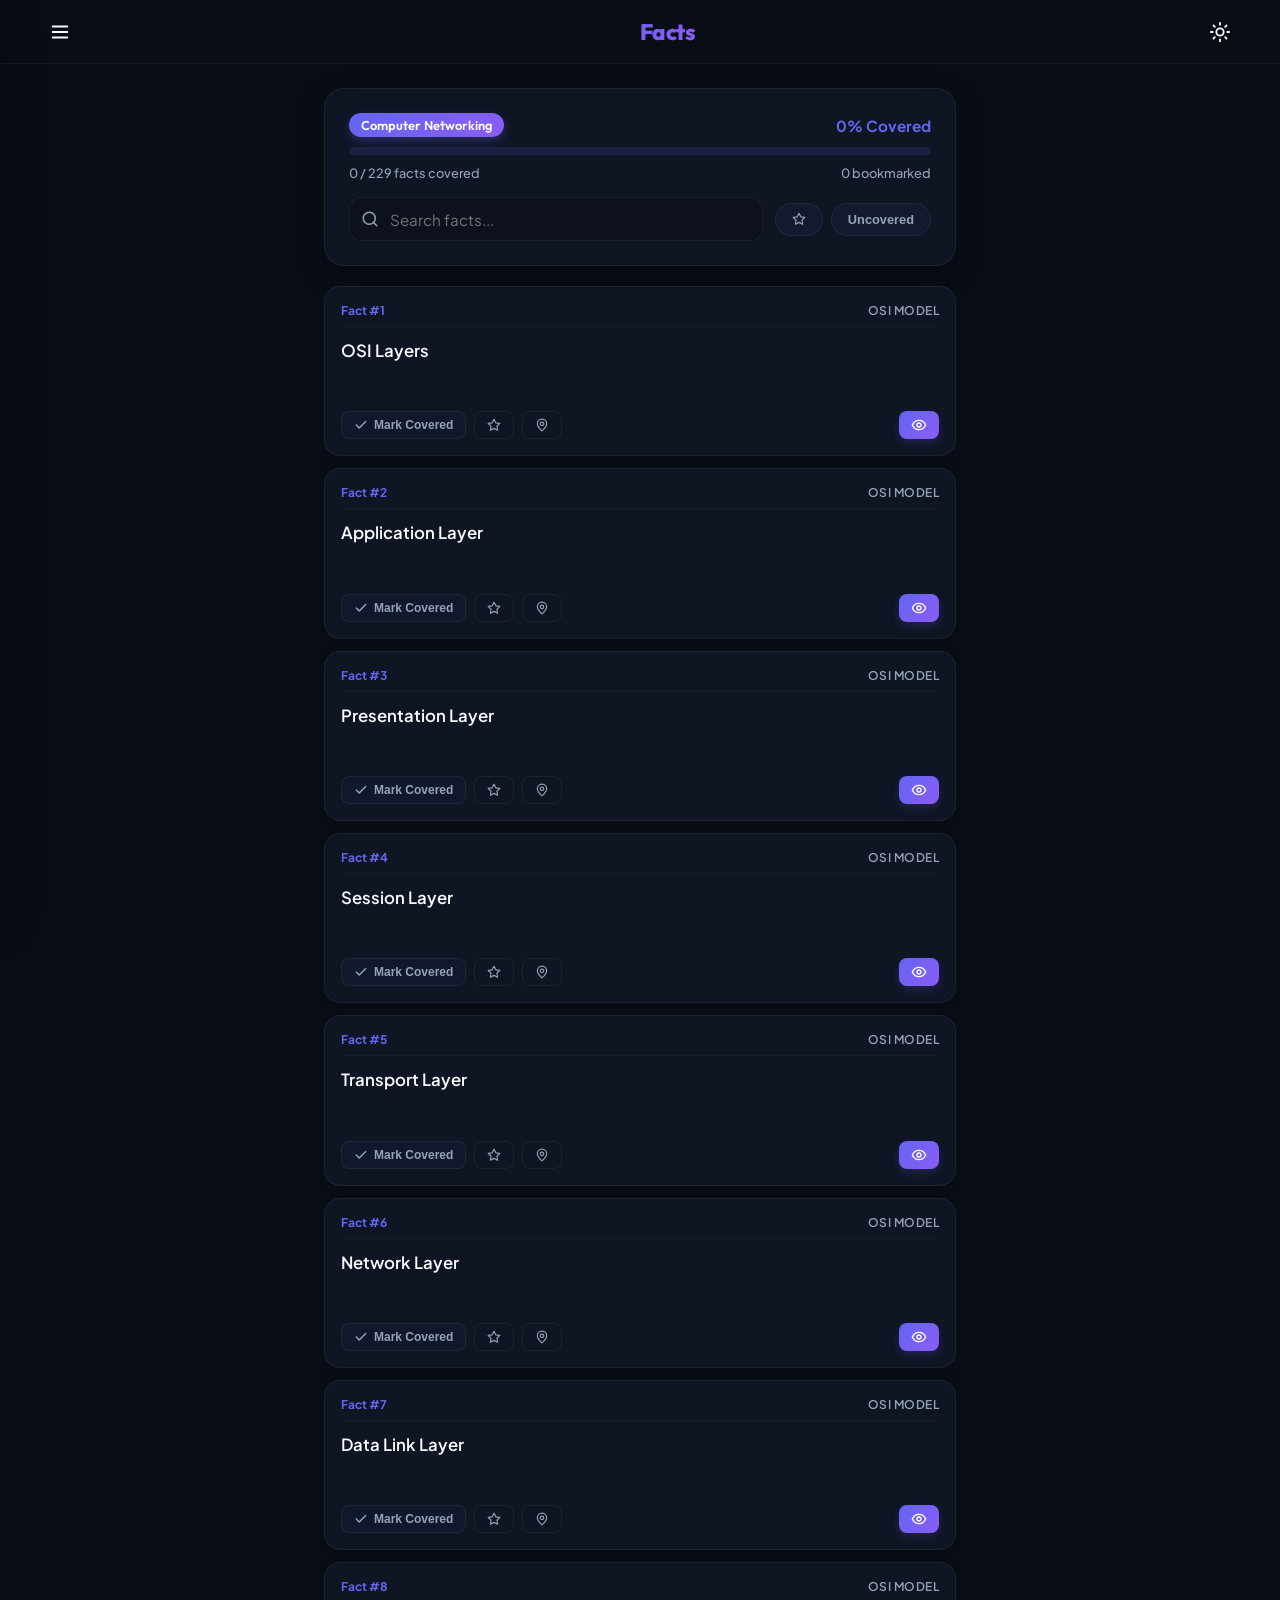
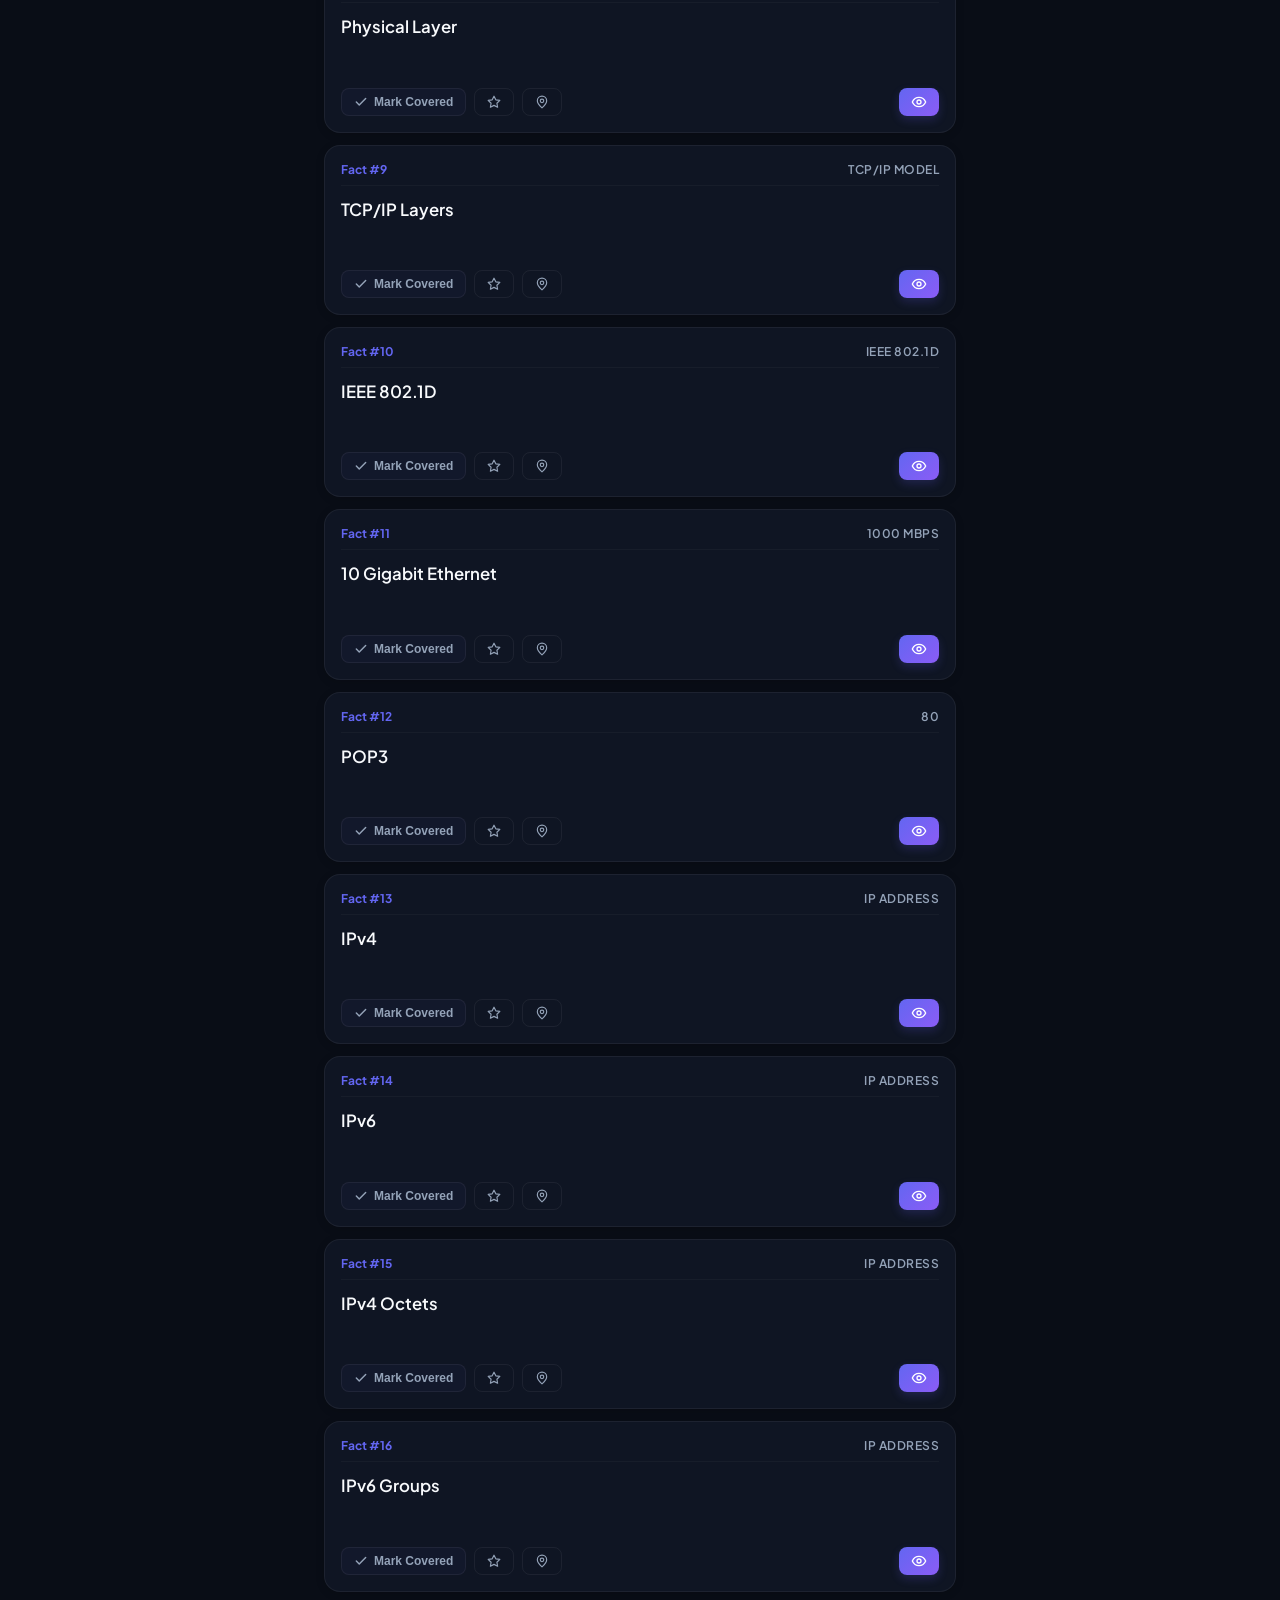
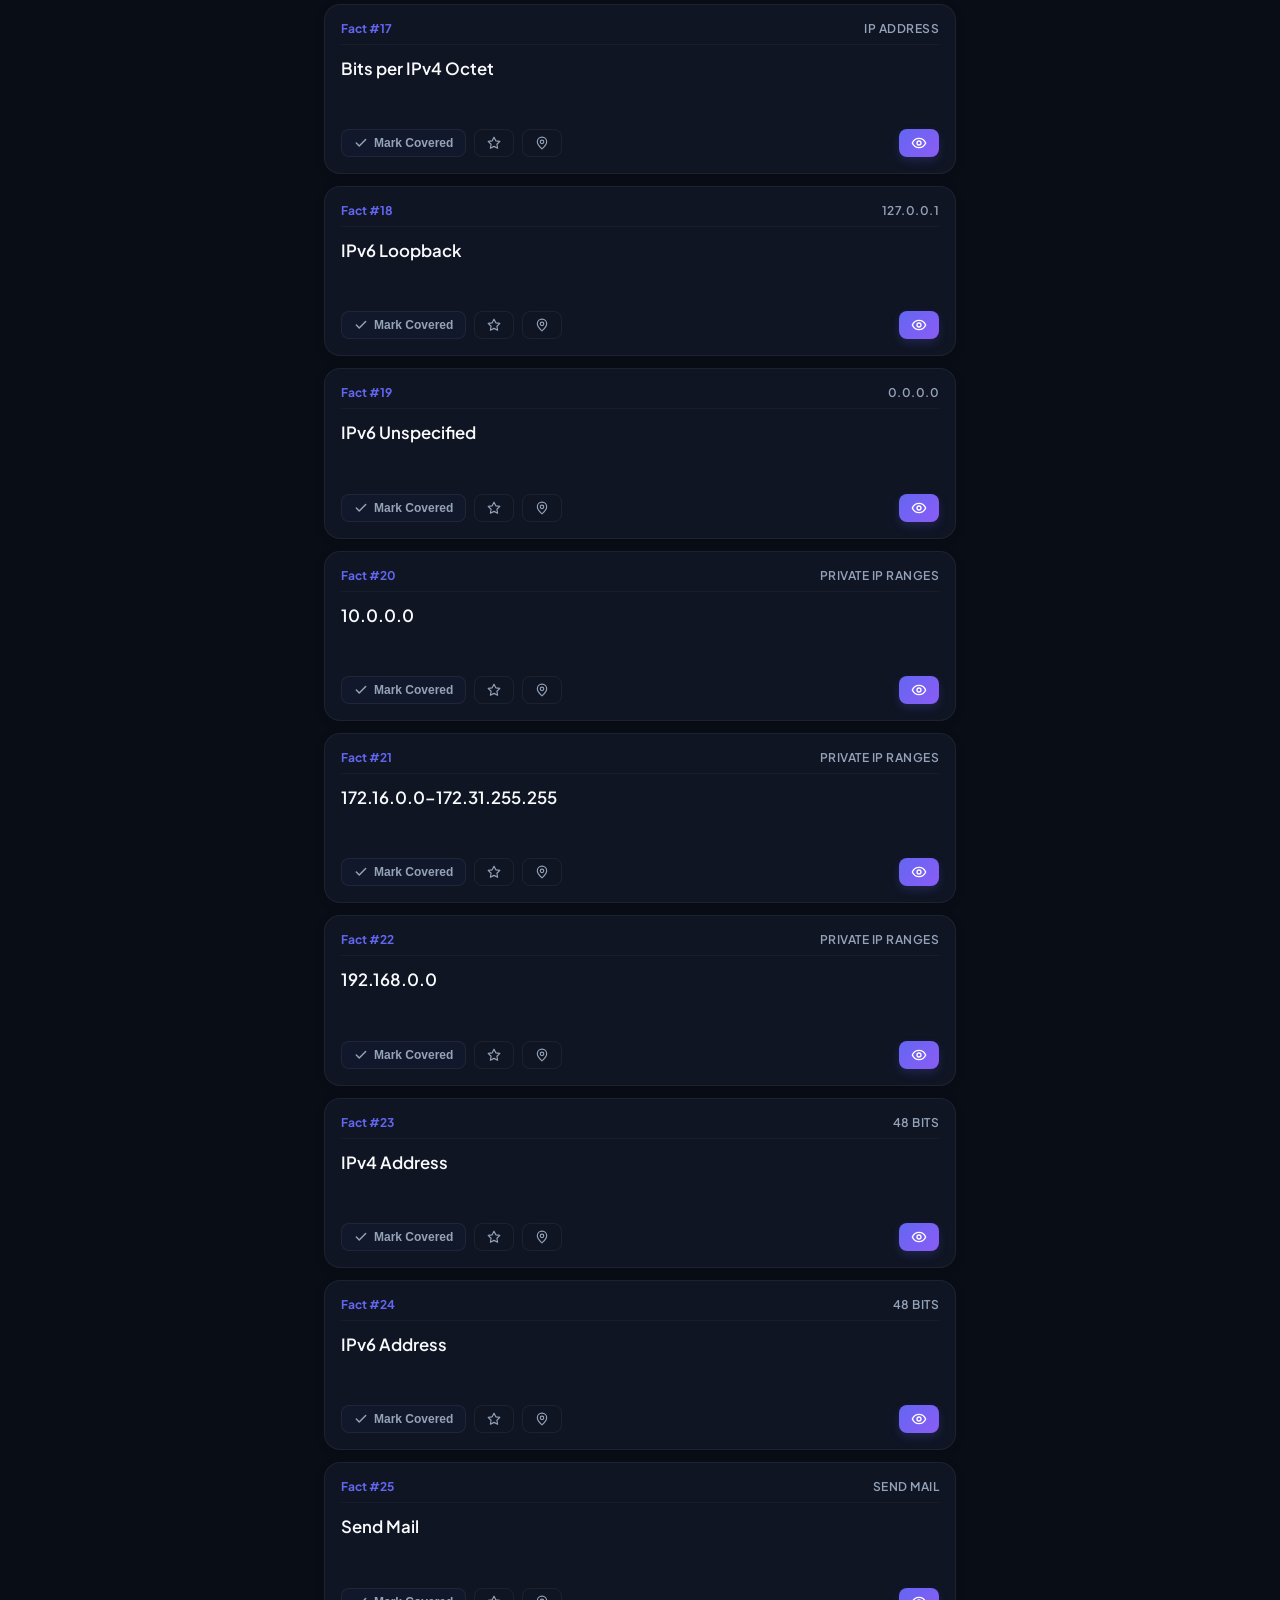
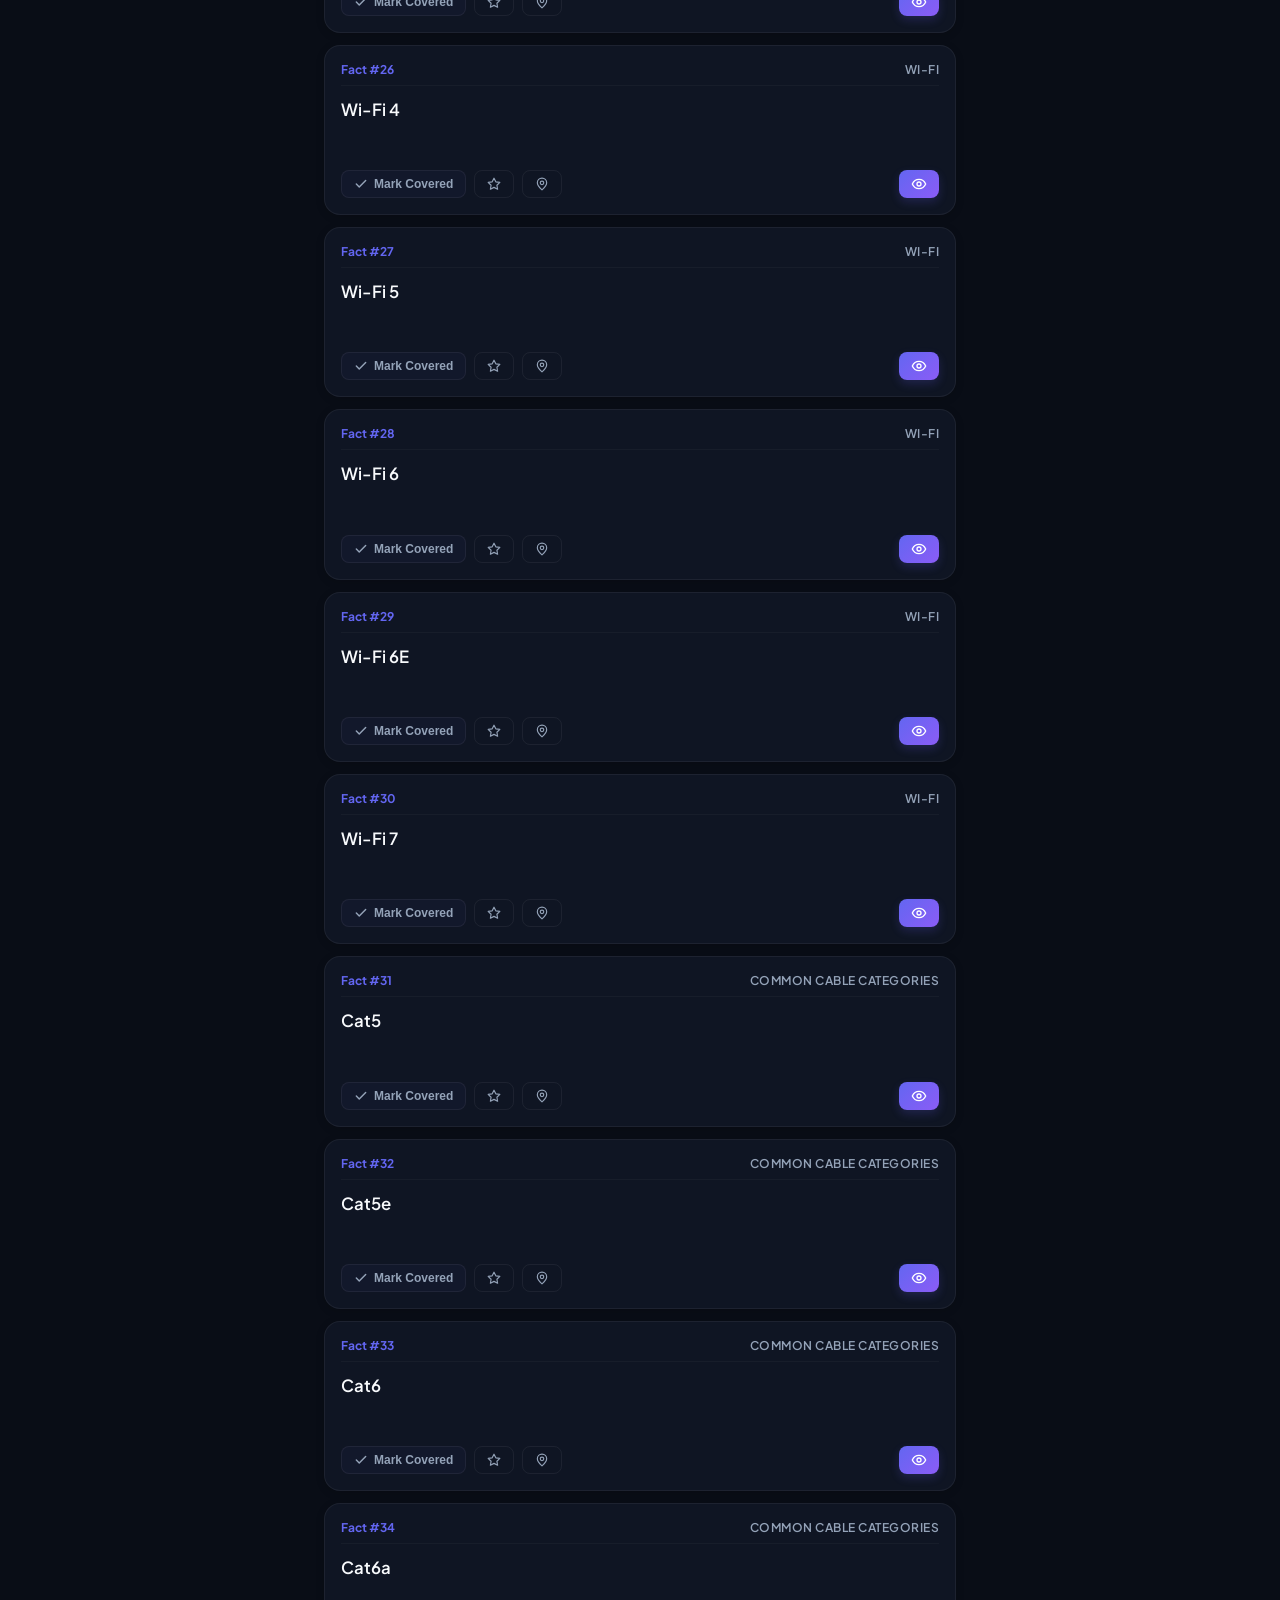
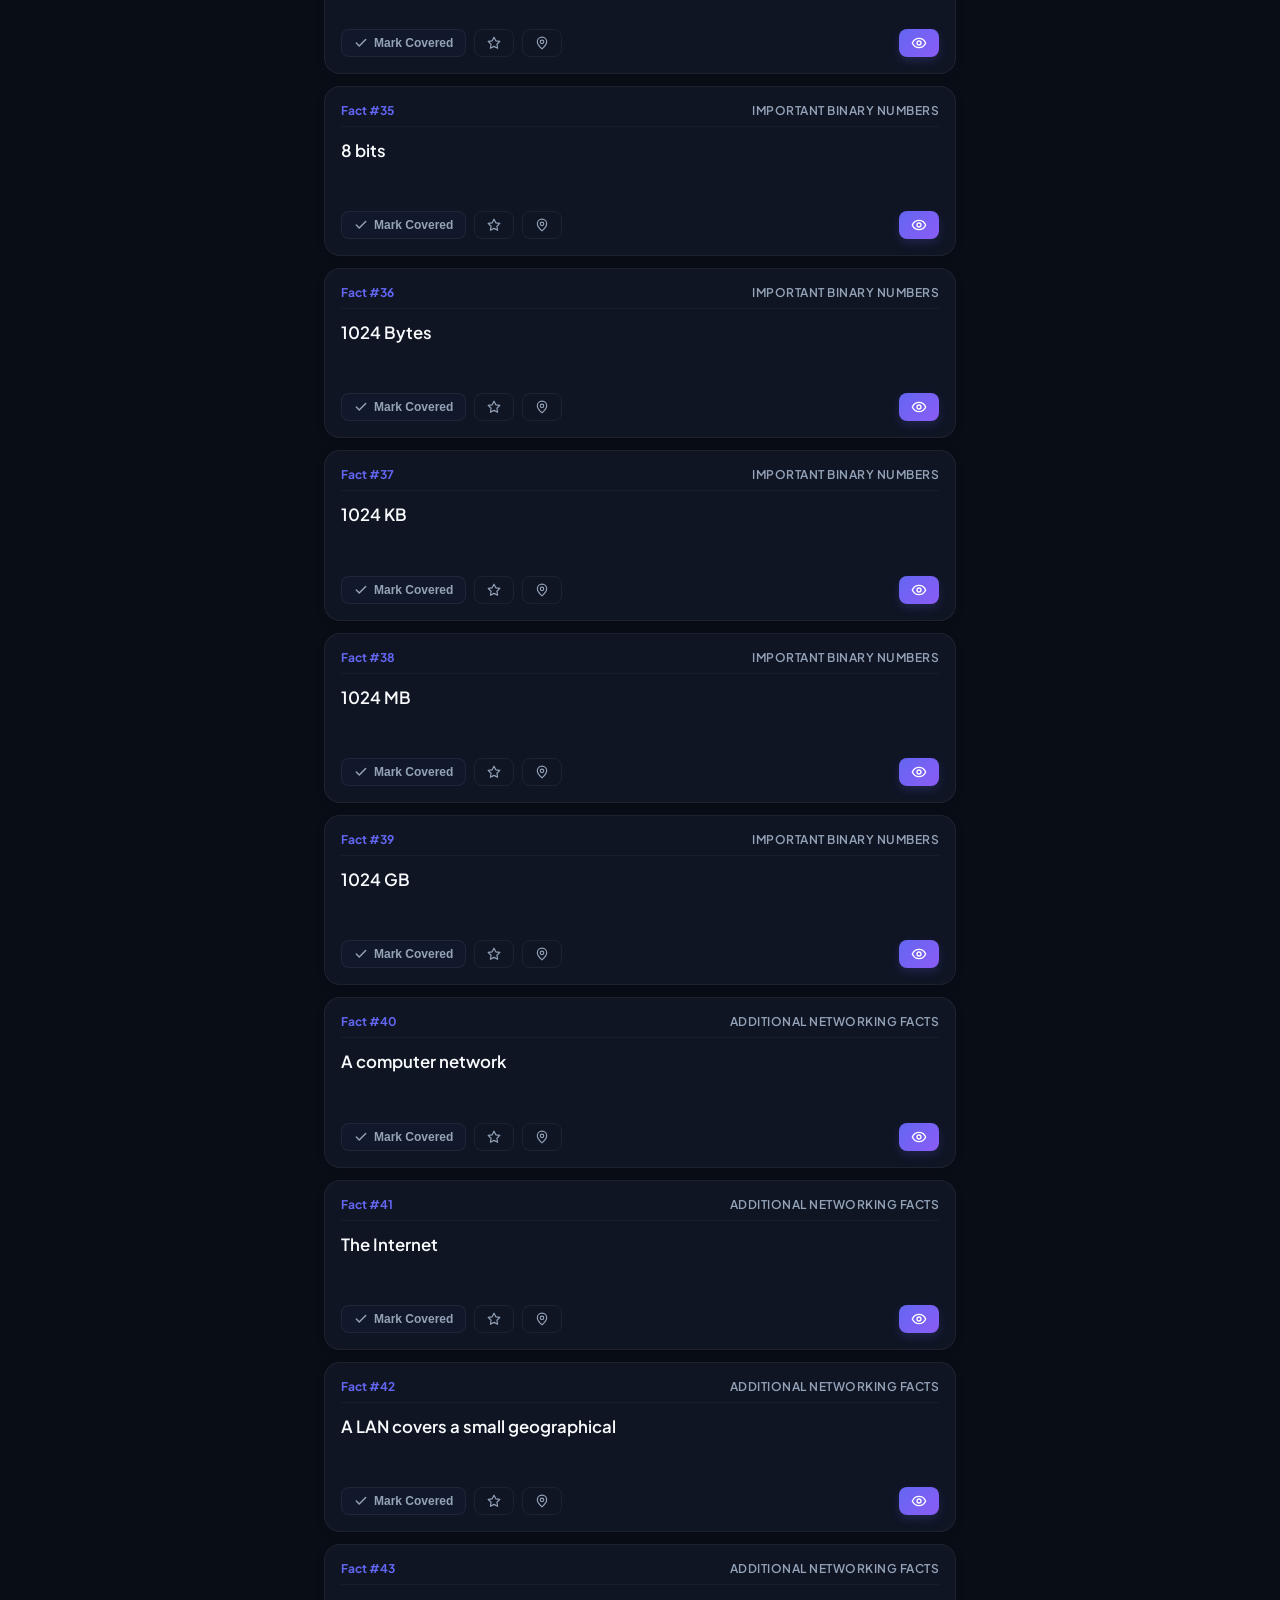
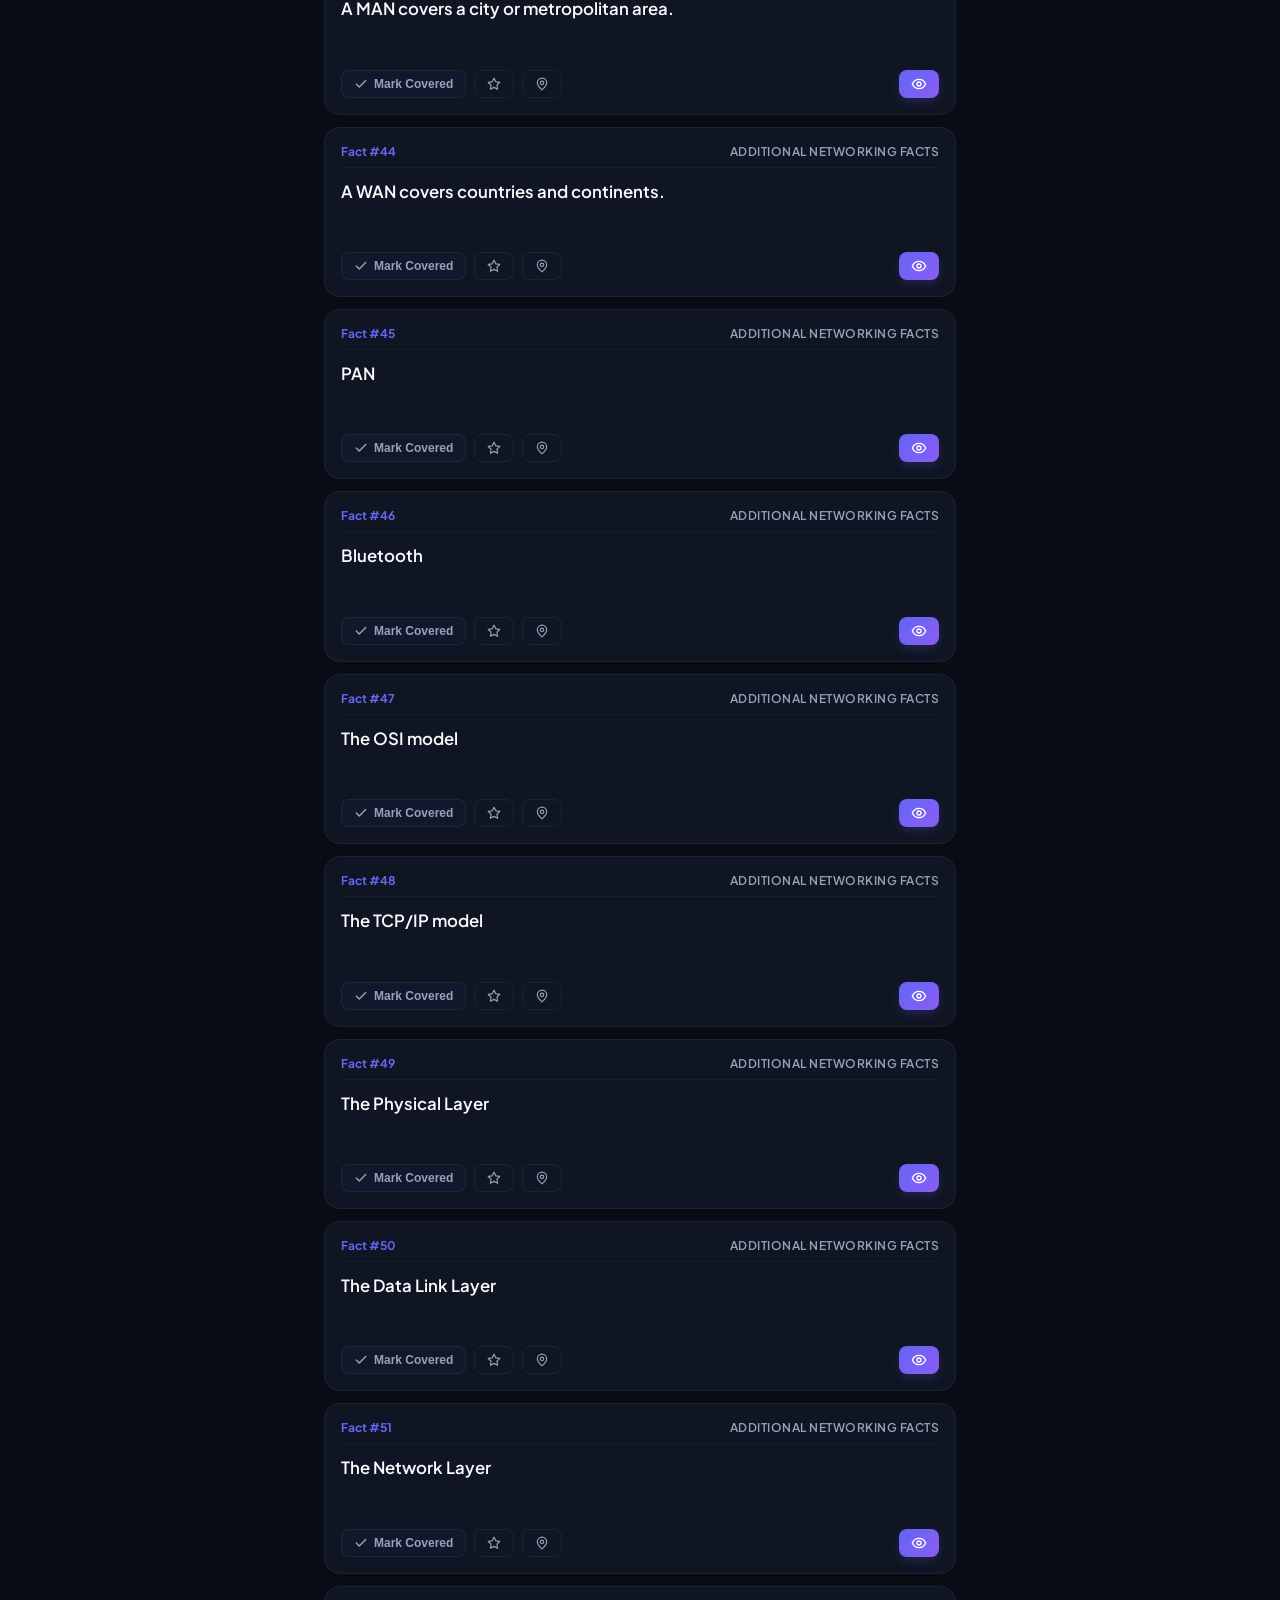
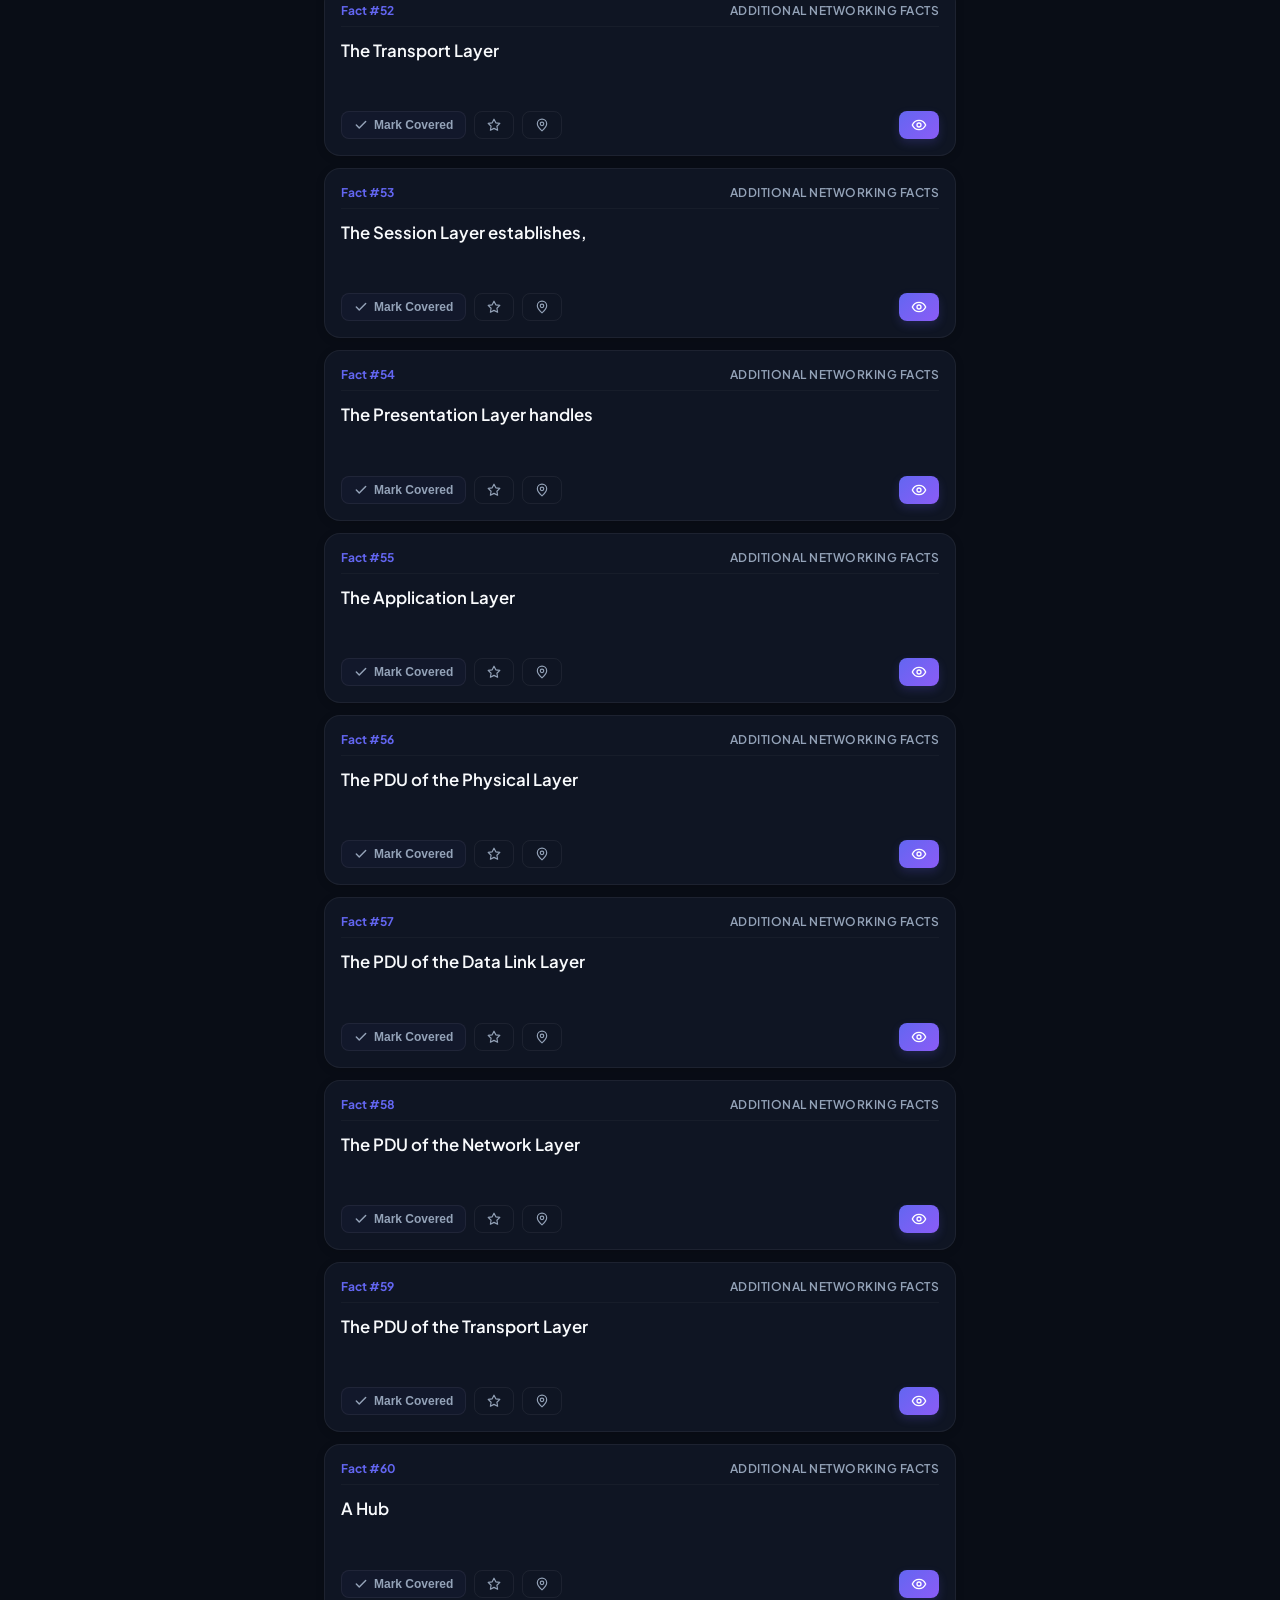
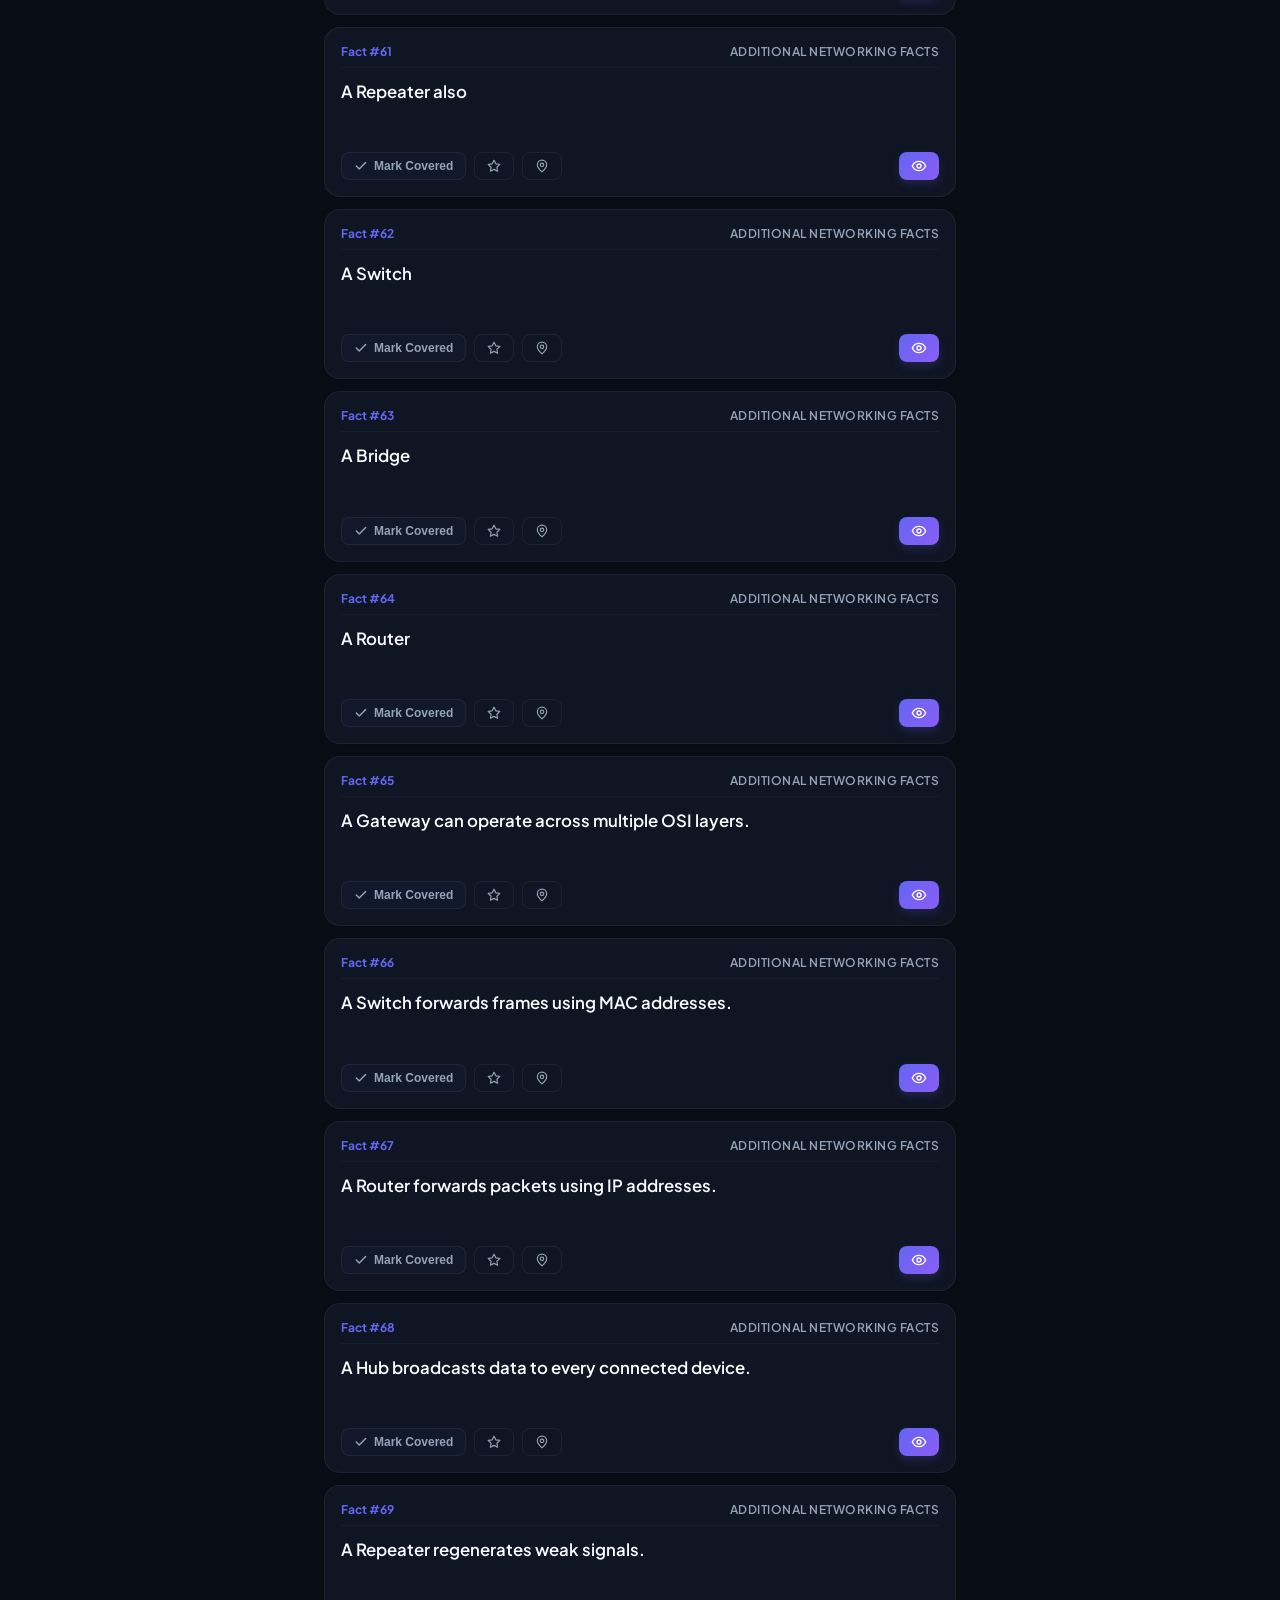
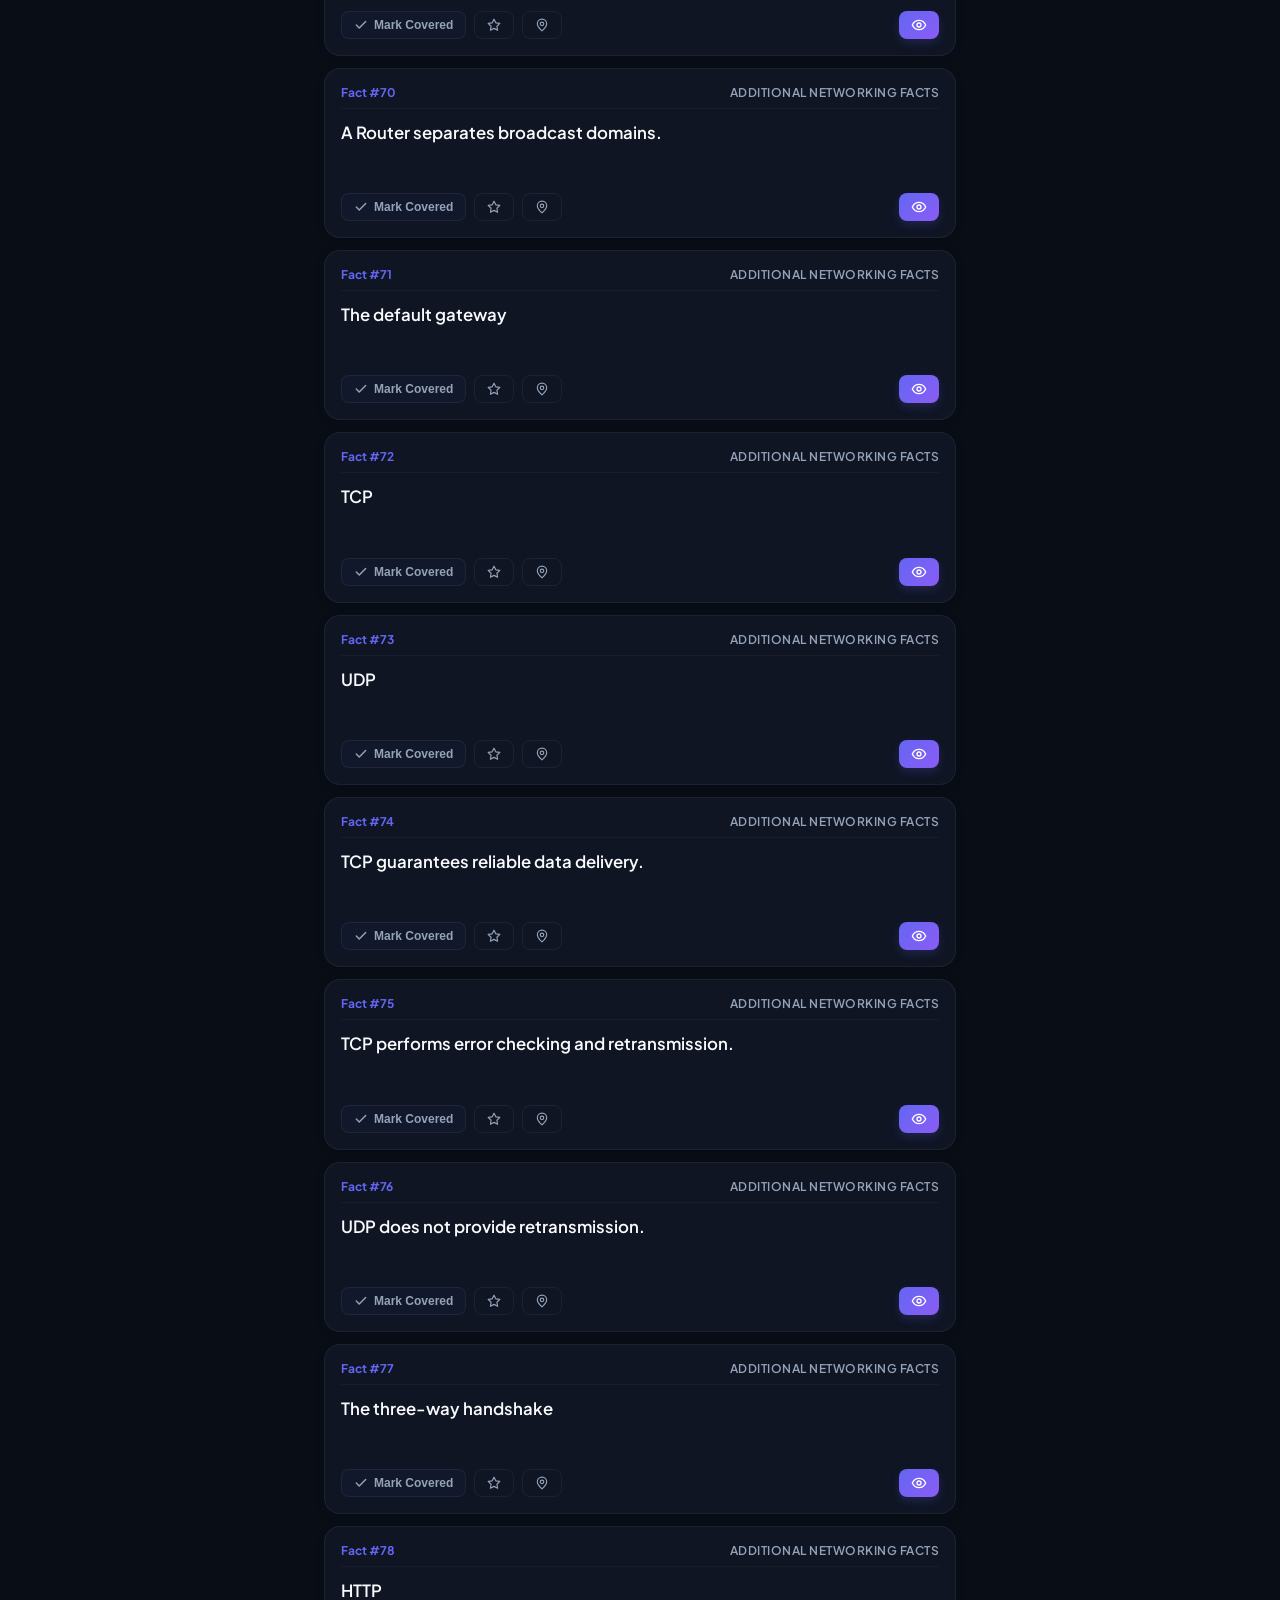
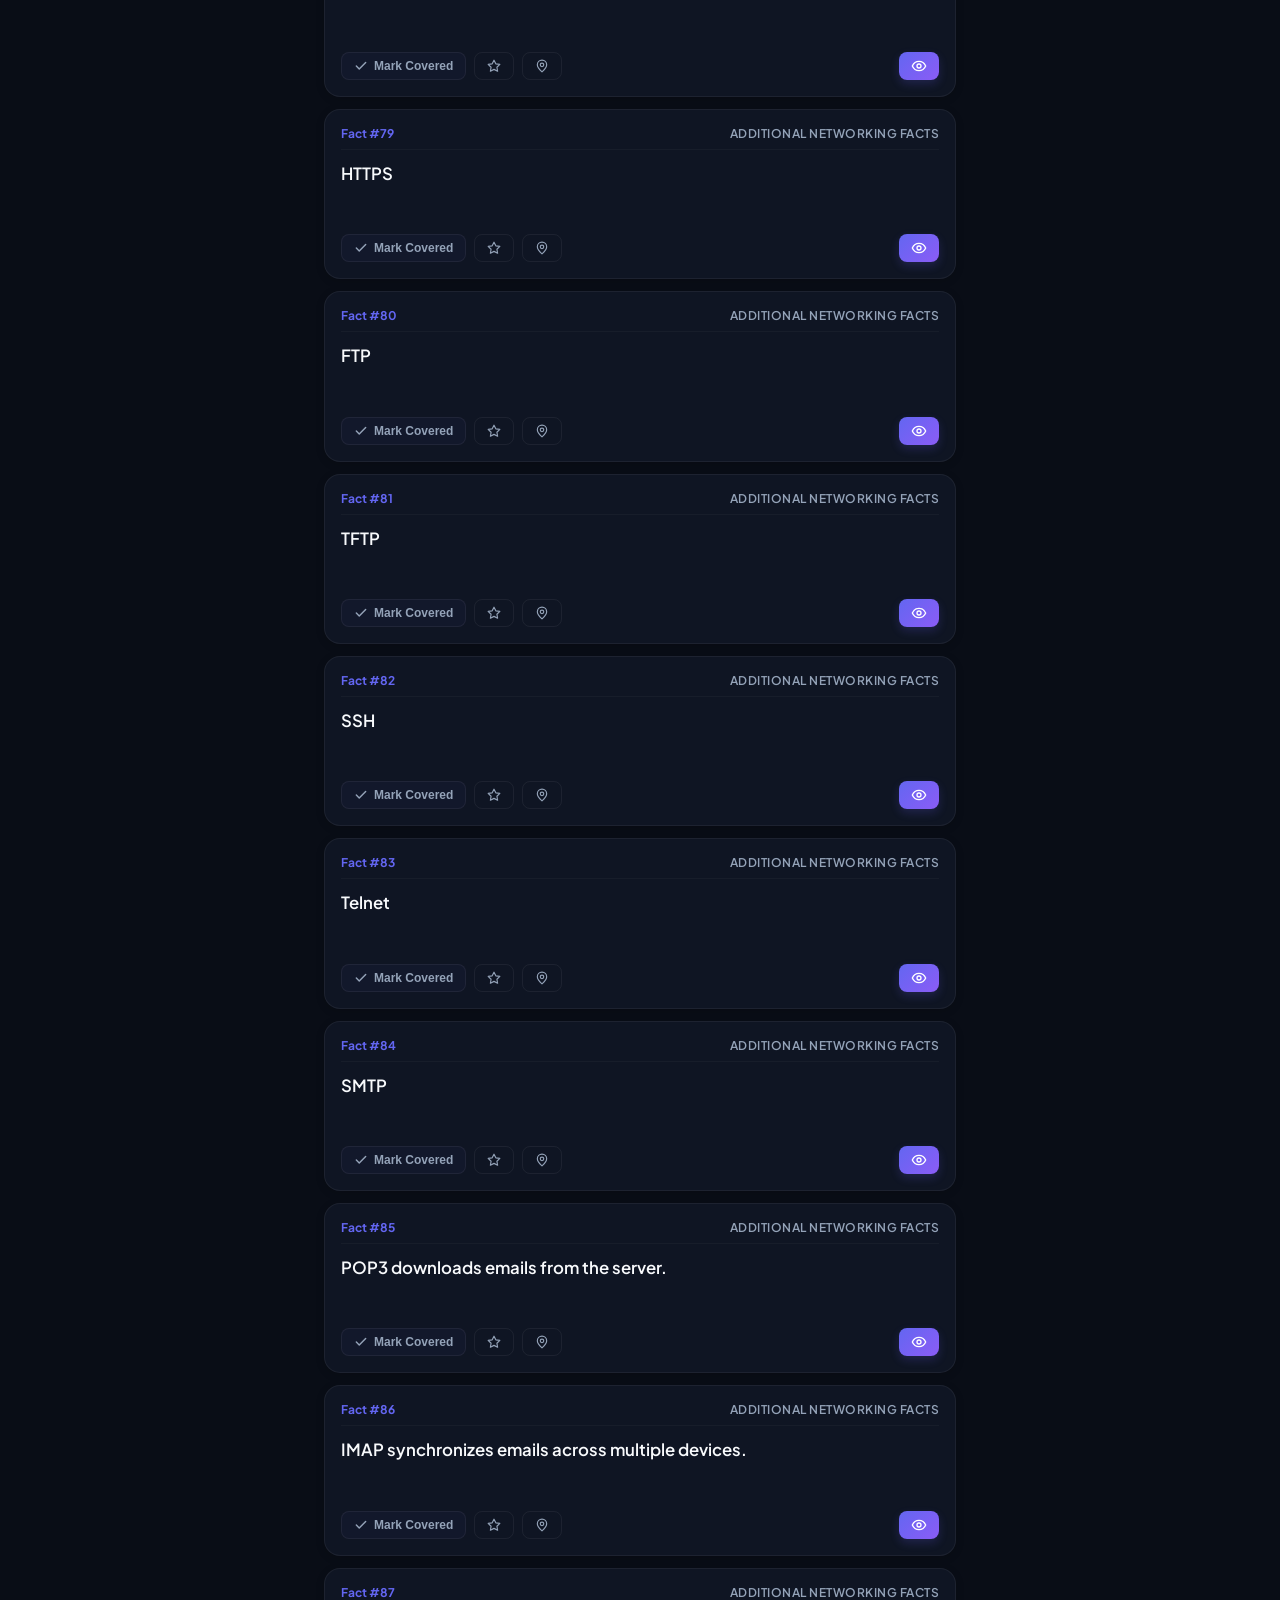
<file: index.html>
<!DOCTYPE html>
<html lang="en">

<head>
  <meta charset="UTF-8">
  <meta name="viewport" content="width=device-width, initial-scale=1.0">
  <title>QuickFacts - Mobile-First Revision Portal</title>

  <!-- Modern Google Fonts -->
  <link rel="preconnect" href="https://fonts.googleapis.com">
  <link rel="preconnect" href="https://fonts.gstatic.com" crossorigin>
  <link
    href="https://fonts.googleapis.com/css2?family=Plus+Jakarta+Sans:wght@300;400;500;600;700&family=Outfit:wght@400;500;600;700;800&display=swap"
    rel="stylesheet">

  <!-- CSS Styles -->
  <link rel="stylesheet" href="style.css">

  <!-- Web App Manifest & PWA Installation Support -->
  <link rel="manifest" href="manifest.json">
  <meta name="theme-color" content="#6366F1">
  <meta name="mobile-web-app-capable" content="yes">
  <meta name="apple-mobile-web-app-capable" content="yes">
  <meta name="apple-mobile-web-app-status-bar-style" content="black-translucent">
  <meta name="apple-mobile-web-app-title" content="QuickFacts">
  <link rel="apple-touch-icon" href="icons/icon-192.png">
  <link rel="icon" type="image/png" sizes="192x192" href="icons/icon-192.png">
</head>

<body class="dark-mode"> <!-- Defaults to dark mode for premium look -->

  <!-- Top Navigation Bar -->
  <header class="app-header">
    <button class="icon-btn sidebar-toggle" id="sidebarToggle" aria-label="Open settings menu">
      <svg xmlns="http://www.w3.org/2000/svg" viewBox="0 0 24 24" fill="none" stroke="currentColor" stroke-width="2"
        stroke-linecap="round" stroke-linejoin="round">
        <line x1="4" y1="12" x2="20" y2="12"></line>
        <line x1="4" y1="6" x2="20" y2="6"></line>
        <line x1="4" y1="18" x2="20" y2="18"></line>
      </svg>
    </button>
    <div class="logo">
      <span class="logo-accent">Quick</span>Facts
    </div>
    <div class="header-actions">
      <!-- PWA Install Application Button (shows when Chrome install prompt is ready) -->
      <button class="icon-btn pwa-install-btn" id="pwaInstallBtn" aria-label="Install App" title="Install Site as Application" style="display: none;">
        <svg xmlns="http://www.w3.org/2000/svg" viewBox="0 0 24 24" fill="none" stroke="currentColor" stroke-width="2" stroke-linecap="round" stroke-linejoin="round">
          <rect x="2" y="3" width="20" height="14" rx="2" ry="2"></rect>
          <line x1="8" y1="21" x2="16" y2="21"></line>
          <line x1="12" y1="17" x2="12" y2="21"></line>
          <polyline points="12 7 12 13 15 10"></polyline>
        </svg>
      </button>
      <button class="icon-btn theme-toggle" id="themeToggleTop" aria-label="Toggle theme">
        <!-- Sun icon (shows in dark mode) -->
        <svg class="sun-icon" xmlns="http://www.w3.org/2000/svg" viewBox="0 0 24 24" fill="none" stroke="currentColor"
          stroke-width="2" stroke-linecap="round" stroke-linejoin="round">
          <circle cx="12" cy="12" r="4"></circle>
          <path
            d="M12 2v2M12 20v2M4.93 4.93l1.41 1.41M17.66 17.66l1.41 1.41M2 12h2M20 12h2M6.34 17.66l-1.41 1.41M19.07 4.93l-1.41 1.41">
          </path>
        </svg>
        <!-- Moon icon (shows in light mode) -->
        <svg class="moon-icon" xmlns="http://www.w3.org/2000/svg" viewBox="0 0 24 24" fill="none" stroke="currentColor"
          stroke-width="2" stroke-linecap="round" stroke-linejoin="round">
          <path d="M12 3a6 6 0 0 0 9 9 9 9 0 1 1-9-9Z"></path>
        </svg>
      </button>
    </div>
  </header>

  <!-- Main Content Container -->
  <main class="app-container">

    <!-- Hero Status Section -->
    <section class="status-hero">
      <div class="progress-details">
        <div class="stats-row">
          <span class="subject-badge" id="currentSubjectBadge">Computer Networking</span>
          <span class="progress-text" id="progressPercentage">0% Covered</span>
        </div>
        <div class="progress-bar-container">
          <div class="progress-bar-fill" id="progressBarFill" style="width: 0%"></div>
        </div>
        <div class="stats-counter">
          <span id="progressCount">0 / 0 facts covered</span>
          <span class="bookmark-stat" id="bookmarkCount">0 bookmarked</span>
        </div>
      </div>

      <!-- Quick Search & Actions -->
      <div class="search-actions-bar">
        <div class="search-box">
          <svg class="search-icon" xmlns="http://www.w3.org/2000/svg" viewBox="0 0 24 24" fill="none"
            stroke="currentColor" stroke-width="2" stroke-linecap="round" stroke-linejoin="round">
            <circle cx="11" cy="11" r="8"></circle>
            <line x1="21" y1="21" x2="16.65" y2="16.65"></line>
          </svg>
          <input type="text" id="searchInput" placeholder="Search facts..." aria-label="Search facts">
          <button class="clear-btn" id="searchClear" style="display: none;">&times;</button>
        </div>

        <div class="filter-toggles">
          <button class="filter-chip" id="filterBookmarks" data-active="false" title="Bookmarks" aria-label="Bookmarks">
            <svg class="chip-icon" xmlns="http://www.w3.org/2000/svg" viewBox="0 0 24 24" fill="none"
              stroke="currentColor" stroke-width="2" stroke-linecap="round" stroke-linejoin="round">
              <polygon
                points="12 2 15.09 8.26 22 9.27 17 14.14 18.18 21.02 12 17.77 5.82 21.02 7 14.14 2 9.27 8.91 8.26 12 2">
              </polygon>
            </svg>
          </button>

          <button class="filter-chip" id="filterUncovered" data-active="false">
            Uncovered
          </button>
        </div>
      </div>

      <!-- Checkpoint Jump Bar -->
      <div class="checkpoint-banner" id="checkpointBanner" style="display: none;">
        <div class="checkpoint-info">
          <svg class="pin-icon-pulse" xmlns="http://www.w3.org/2000/svg" viewBox="0 0 24 24" fill="none"
            stroke="currentColor" stroke-width="2" stroke-linecap="round" stroke-linejoin="round">
            <path d="M12 2a8 8 0 0 0-8 8c0 5.25 8 12 8 12s8-6.75 8-12a8 8 0 0 0-8-8z"></path>
            <circle cx="12" cy="10" r="3"></circle>
          </svg>
          <span>Last pinned at fact <strong id="checkpointNumber">#0</strong></span>
        </div>
        <button class="jump-btn" id="jumpToCheckpoint">Resume</button>
      </div>
    </section>

    <!-- Facts List Area -->
    <section class="facts-list" id="factsList">
      <!-- Loading state / fallback -->
      <div class="loading-state">
        <div class="spinner"></div>
        <p>Loading your facts portal...</p>
      </div>
    </section>
  </main>

  <!-- Sidebar Overlay -->
  <div class="sidebar-overlay" id="sidebarOverlay"></div>

  <!-- Responsive Settings Sidebar -->
  <aside class="settings-sidebar" id="settingsSidebar">
    <div class="sidebar-header">
      <h3>Revision Control</h3><a href="CS - IT - imp - MCQs/index.html">MCQs</a>
      <button class="close-btn" id="sidebarClose" aria-label="Close sidebar">
        <svg xmlns="http://www.w3.org/2000/svg" viewBox="0 0 24 24" fill="none" stroke="currentColor" stroke-width="2"
          stroke-linecap="round" stroke-linejoin="round">
          <line x1="18" y1="6" x2="6" y2="18"></line>
          <line x1="6" y1="6" x2="18" y2="18"></line>
        </svg>
      </button>
    </div>

    <div class="sidebar-content">
      <!-- Subjects Management -->
      <div class="setting-group">
        <label class="setting-label">Select Subject</label>
        <div class="subject-list" id="sidebarSubjectList">
          <!-- Dynamically populated subjects -->
        </div>
      </div>

      <!-- Quick Toggle Show/Hide All -->
      <div class="setting-group">
        <label class="setting-label">Global Controls</label>
        <div class="control-card">
          <div class="control-row">
            <div class="control-info">
              <span class="control-title">Show All Answers</span>
              <span class="control-desc">Reveal all answers by default</span>
            </div>
            <label class="switch-toggle">
              <input type="checkbox" id="globalShowAnswersToggle">
              <span class="slider"></span>
            </label>
          </div>
        </div>
      </div>

      <!-- Backup & Transfer Progress -->
      <div class="setting-group">
        <label class="setting-label">Backup & Transfer Progress</label>
        <div class="add-facts-panel">
          <p class="add-desc">Transfer your complete history (covered, bookmarked, checkpoints, custom subjects) to
            another device.</p>
          <div class="backup-btn-group flex w-full flex-col gap-4">
            <button class="card-action-btn" id="exportProgressBtn"
              style="justify-content: center; width: 40%; display: inline-flex; margin-left: 3  0px; margin-right: 30px;">
              <svg xmlns="http://www.w3.org/2000/svg" width="16" height="16" viewBox="0 0 24 24" fill="none"
                stroke="currentColor" stroke-width="2" stroke-linecap="round" stroke-linejoin="round">
                <path d="M21 15v4a2 2 0 0 1-2 2H5a2 2 0 0 1-2-2v-4"></path>
                <polyline points="17 8 12 3 7 8"></polyline>
                <line x1="12" y1="3" x2="12" y2="15"></line>
              </svg>
              <span>Export</span>
            </button>
            <button class="card-action-btn" id="importProgressBtn"
              style="justify-content: center; width: 40%; display: inline-flex;">
              <svg xmlns="http://www.w3.org/2000/svg" width="16" height="16" viewBox="0 0 24 24" fill="none"
                stroke="currentColor" stroke-width="2" stroke-linecap="round" stroke-linejoin="round">
                <path d="M21 15v4a2 2 0 0 1-2 2H5a2 2 0 0 1-2-2v-4"></path>
                <polyline points="7 10 12 15 17 10"></polyline>
                <line x1="12" y1="15" x2="12" y2="3"></line>
              </svg>
              <span>Import</span>
            </button>
            <input type="file" id="importFileInput" accept=".json,.txt" style="display: none;">
          </div>
          <div class="test-matrix-panel" style="margin-top: 12px; padding: 10px; background: rgba(99, 102, 241, 0.06); border: 1px dashed rgba(99, 102, 241, 0.3); border-radius: 12px; display: flex; flex-direction: column; gap: 8px;">
            <span style="font-size: 0.76rem; font-weight: 700; color: #818CF8; text-transform: uppercase; letter-spacing: 0.5px;">
              🧪 Web Share Matrix Diagnostics (Real Taps)
            </span>
            <div style="display: grid; grid-template-columns: repeat(2, 1fr); gap: 6px;">
              <button class="card-action-btn test-share-btn" data-test="TEST_A" style="font-size: 0.75rem; padding: 6px 8px; justify-content: center;">Test A (Hello, txt)</button>
              <button class="card-action-btn test-share-btn" data-test="TEST_B" style="font-size: 0.75rem; padding: 6px 8px; justify-content: center;">Test B (Hello, json)</button>
              <button class="card-action-btn test-share-btn" data-test="TEST_C" style="font-size: 0.75rem; padding: 6px 8px; justify-content: center;">Test C (jsonStr, txt)</button>
              <button class="card-action-btn test-share-btn" data-test="TEST_D" style="font-size: 0.75rem; padding: 6px 8px; justify-content: center;">Test D (jsonStr, json)</button>
              <button class="card-action-btn test-share-btn" data-test="TEST_EMPTY_MIME" style="font-size: 0.75rem; padding: 6px 8px; justify-content: center;">Empty MIME</button>
              <button class="card-action-btn test-share-btn" data-test="TEST_OCTET_STREAM" style="font-size: 0.75rem; padding: 6px 8px; justify-content: center;">Octet Stream (.bin)</button>
            </div>
          </div>
        </div>
      </div>

      <!-- Add Custom Facts / Subject Panel (Hidden for now) -->
      <div class="setting-group" style="display: none;">
        <label class="setting-label">Add Questions & Subjects</label>
        <div class="add-facts-panel">
          <p class="add-desc">Paste new revision facts here. They will be parsed and duplicates will be skipped
            automatically!</p>
          <input type="text" id="newSubjectName" placeholder="Subject (e.g. Operating Systems)" class="text-input">
          <textarea id="rawFactsPaste"
            placeholder="1. Fact Question = Fact Answer&#10;2. Another Fact Question&#10;Answer of another fact"
            rows="6" class="textarea-input"></textarea>
          <button class="primary-btn" id="addFactsBtn">Import & Append</button>
        </div>
      </div>

      <!-- Reset & Data Management -->
      <div class="setting-group danger-zone">
        <label class="setting-label">Danger Zone</label>
        <button class="danger-btn-outline" id="resetProgressBtn">
          <svg class="btn-icon" xmlns="http://www.w3.org/2000/svg" viewBox="0 0 24 24" fill="none" stroke="currentColor"
            stroke-width="2" stroke-linecap="round" stroke-linejoin="round">
            <path d="M3 12a9 9 0 1 0 9-9 9.75 9.75 0 0 0-6.74 2.74L3 8"></path>
            <path d="M3 3v5h5"></path>
          </svg>
          Reset Subject Progress
        </button>
        <button class="danger-btn-outline" id="clearAllDataBtn" style="margin-top: 10px;">
          <svg class="btn-icon" xmlns="http://www.w3.org/2000/svg" viewBox="0 0 24 24" fill="none" stroke="currentColor"
            stroke-width="2" stroke-linecap="round" stroke-linejoin="round">
            <polyline points="3 6 5 6 21 6"></polyline>
            <path d="M19 6v14a2 2 0 0 1-2 2H7a2 2 0 0 1-2-2V6m3 0V4a2 2 0 0 1 2-2h4a2 2 0 0 1 2 2v2"></path>
          </svg>
          Reset All Custom Data
        </button>
      </div>
    </div>
  </aside>

  <!-- Back to Top Floating Button -->
  <button id="backToTopBtn" class="back-to-top-btn" aria-label="Back to top" title="Back to top">
    <svg xmlns="http://www.w3.org/2000/svg" width="20" height="20" viewBox="0 0 24 24" fill="none" stroke="currentColor"
      stroke-width="2.5" stroke-linecap="round" stroke-linejoin="round">
      <polyline points="18 15 12 9 6 15"></polyline>
    </svg>
  </button>

  <!-- External JS Scripts -->
  <script src="questions.js"></script>
  <script src="app.js"></script>
</body>

</html>
</file>
<file: style.css>
/* ==========================================================================
   QuickFacts - Modern CSS Stylesheet (Rich Aesthetics, Mobile First)
   ========================================================================== */

/* Design Tokens & Variables */
:root {
  --font-heading: 'Outfit', sans-serif;
  --font-body: 'Plus Jakarta Sans', sans-serif;

  /* Color Palette - Default Dark Mode (Premium Night) */
  --bg-app: #090D16;
  --bg-card: rgba(20, 27, 45, 0.6);
  --bg-sidebar: rgba(13, 19, 32, 0.95);
  --border-color: rgba(255, 255, 255, 0.06);
  --border-focus: rgba(99, 102, 241, 0.4);

  --text-main: #F8FAFC;
  --text-muted: #94A3B8;
  --text-dark: #0F172A;

  --accent-color: #6366F1;
  --accent-gradient: linear-gradient(135deg, #6366F1 0%, #8B5CF6 100%);
  --progress-gradient: linear-gradient(90deg, #6366F1 0%, #EC4899 100%);

  --shadow-sm: 0 2px 8px rgba(0, 0, 0, 0.15);
  --shadow-md: 0 8px 30px rgba(0, 0, 0, 0.3);
  --shadow-lg: 0 20px 40px rgba(0, 0, 0, 0.4);

  --glass-blur: blur(16px);
  --transition-speed: 0.3s;
  --bounce-transition: cubic-bezier(0.34, 1.56, 0.64, 1);
}

/* Light Mode Overrides */
body.light-mode {
  --bg-app: #F1F5F9;
  --bg-card: rgba(255, 255, 255, 0.75);
  --bg-sidebar: rgba(255, 255, 255, 0.96);
  --border-color: rgba(15, 23, 42, 0.08);
  --border-focus: rgba(79, 70, 229, 0.4);

  --text-main: #0F172A;
  --text-muted: #64748B;

  --accent-color: #4F46E5;
  --accent-gradient: linear-gradient(135deg, #4F46E5 0%, #7C3AED 100%);
  --progress-gradient: linear-gradient(90deg, #4F46E5 0%, #D946EF 100%);

  --shadow-sm: 0 2px 8px rgba(0, 0, 0, 0.05);
  --shadow-md: 0 8px 30px rgba(79, 70, 229, 0.08);
  --shadow-lg: 0 20px 40px rgba(79, 70, 229, 0.12);
}

/* Reset & Global Base Styles */
* {
  box-sizing: border-box;
  margin: 0;
  padding: 0;
  -webkit-tap-highlight-color: transparent;
}

body {
  font-family: var(--font-body);
  background-color: var(--bg-app);
  color: var(--text-main);
  min-height: 100vh;
  display: flex;
  flex-direction: column;
  overflow-x: hidden;
  transition: background-color var(--transition-speed) ease, color var(--transition-speed) ease;
}

/* Typography */
h1,
h2,
h3,
h4,
.logo {
  font-family: var(--font-heading);
  font-weight: 700;
}

/* App Header Styling */
.app-header {
  position: fixed;
  top: 0;
  left: 0;
  right: 0;
  height: 64px;
  background-color: var(--bg-app);
  border-bottom: 1px solid var(--border-color);
  display: flex;
  align-items: center;
  justify-content: space-between;
  padding: 0 20px;
  z-index: 100;
  transition: background-color var(--transition-speed) ease, border-color var(--transition-speed) ease;
}

.header-actions {
  display: flex;
  align-items: center;
  flex-direction: row;
  gap: 8px;
  flex-shrink: 0;
  white-space: nowrap;
}

.logo {
  font-size: 1.4rem;
  letter-spacing: -0.5px;
  font-weight: 800;
  background: var(--accent-gradient);
  -webkit-background-clip: text;
  -webkit-text-fill-color: transparent;
}

.logo-accent {
  font-weight: 400;
  opacity: 0.9;
}

/* Icon Buttons */
.icon-btn {
  background: none;
  border: none;
  color: var(--text-main);
  cursor: pointer;
  width: 40px;
  height: 40px;
  border-radius: 12px;
  display: flex;
  align-items: center;
  justify-content: center;
  transition: background-color var(--transition-speed) ease, transform 0.2s ease;
}

.icon-btn:hover {
  background-color: rgba(99, 102, 241, 0.1);
}

.icon-btn:active {
  transform: scale(0.95);
}

/* PWA Install Button Header Pulsing Highlight */
.pwa-install-btn {
  color: var(--accent-color);
  background: rgba(99, 102, 241, 0.12);
  border: 1px solid var(--border-color);
  transition: all 0.2s ease;
}

.pwa-install-btn:hover {
  background: var(--accent-color);
  color: #FFFFFF;
  transform: scale(1.05);
}

.icon-btn svg {
  width: 22px;
  height: 22px;
}

/* Sun/Moon Icon Animation */
.theme-toggle .moon-icon {
  display: none;
}

body.light-mode .theme-toggle .sun-icon {
  display: none;
}

body.light-mode .theme-toggle .moon-icon {
  display: block;
}

/* Main Application Container */
.app-container {
  margin-top: 64px;
  padding: 16px;
  width: 100%;
  max-width: 680px;
  /* Perfect desktop reading width, optimized for mobile scaling */
  margin-left: auto;
  margin-right: auto;
  flex: 1;
}

/* Hero Status Panel */
.status-hero {
  background: var(--bg-card);
  border: 1px solid var(--border-color);
  backdrop-filter: var(--glass-blur);
  -webkit-backdrop-filter: var(--glass-blur);
  border-radius: 20px;
  padding: 18px;
  margin-bottom: 20px;
  box-shadow: var(--shadow-md);
  display: flex;
  flex-direction: column;
  gap: 16px;
}

.progress-details {
  display: flex;
  flex-direction: column;
  gap: 10px;
}

.stats-row {
  display: flex;
  justify-content: space-between;
  align-items: center;
}

.subject-badge {
  background: var(--accent-gradient);
  color: #FFF;
  font-family: var(--font-heading);
  font-size: 0.8rem;
  font-weight: 600;
  padding: 4px 12px;
  border-radius: 20px;
  box-shadow: 0 4px 10px rgba(99, 102, 241, 0.3);
}

.progress-text {
  font-size: 0.95rem;
  font-weight: 700;
  color: var(--accent-color);
}

.progress-bar-container {
  width: 100%;
  height: 8px;
  background-color: rgba(99, 102, 241, 0.15);
  border-radius: 10px;
  overflow: hidden;
}

.progress-bar-fill {
  height: 100%;
  border-radius: 10px;
  background: var(--progress-gradient);
  transition: width 0.5s cubic-bezier(0.4, 0, 0.2, 1);
}

.stats-counter {
  display: flex;
  justify-content: space-between;
  font-size: 0.8rem;
  font-weight: 500;
  color: var(--text-muted);
}

/* Search and Filters Bar */
.search-actions-bar {
  display: flex;
  flex-direction: column;
  gap: 12px;
}

.search-box {
  position: relative;
  width: 100%;
  display: flex;
  align-items: center;
}

.search-icon {
  position: absolute;
  left: 12px;
  width: 18px;
  height: 18px;
  color: var(--text-muted);
  pointer-events: none;
}

.search-box input {
  width: 100%;
  height: 44px;
  background: rgba(0, 0, 0, 0.15);
  border: 1px solid var(--border-color);
  border-radius: 12px;
  padding: 0 40px;
  color: var(--text-main);
  font-family: var(--font-body);
  font-size: 0.95rem;
  transition: all var(--transition-speed) ease;
}

body.light-mode .search-box input {
  background: rgba(255, 255, 255, 0.5);
}

.search-box input:focus {
  outline: none;
  border-color: var(--accent-color);
  box-shadow: 0 0 0 3px var(--border-focus);
}

.clear-btn {
  position: absolute;
  right: 12px;
  background: none;
  border: none;
  color: var(--text-muted);
  font-size: 1.3rem;
  cursor: pointer;
  width: 24px;
  height: 24px;
  display: flex;
  align-items: center;
  justify-content: center;
}

.filter-toggles {
  display: flex;
  gap: 8px;
}

.filter-chip {
  background: rgba(99, 102, 241, 0.06);
  border: 1px solid var(--border-color);
  color: var(--text-muted);
  padding: 8px 16px;
  border-radius: 20px;
  font-size: 0.8rem;
  font-weight: 600;
  cursor: pointer;
  display: flex;
  align-items: center;
  gap: 6px;
  transition: all 0.2s ease;
}

.filter-chip:hover {
  color: var(--text-main);
  border-color: var(--text-muted);
}

.filter-chip[data-active="true"] {
  background: var(--accent-color);
  border-color: var(--accent-color);
  color: #FFF;
  box-shadow: 0 4px 12px rgba(99, 102, 241, 0.25);
}

body.light-mode .filter-chip[data-active="true"] {
  background: rgba(15, 23, 42, 0.08);
  border: 1.5px solid #0F172A;
  color: #0F172A;
  box-shadow: 0 2px 8px rgba(15, 23, 42, 0.08);
}

.chip-icon {
  width: 14px;
  height: 14px;
  fill: none;
}

.filter-chip[data-active="true"] .chip-icon {
  fill: #FFF;
  stroke: #FFF;
}

body.light-mode .filter-chip[data-active="true"] .chip-icon {
  fill: #0F172A;
  stroke: #0F172A;
}

/* Checkpoint Jump Banner */
.checkpoint-banner {
  background: rgba(236, 72, 153, 0.1);
  border: 1px dashed rgba(236, 72, 153, 0.4);
  border-radius: 12px;
  padding: 10px 14px;
  display: flex;
  justify-content: space-between;
  align-items: center;
  font-size: 0.85rem;
  animation: slideInDown 0.3s var(--bounce-transition);
}

.checkpoint-info {
  display: flex;
  align-items: center;
  gap: 8px;
}

.pin-icon-pulse {
  width: 18px;
  height: 18px;
  color: #EC4899;
  animation: pulsePin 1.5s infinite ease-in-out;
}

.jump-btn {
  background: #EC4899;
  color: #FFF;
  border: none;
  font-family: var(--font-heading);
  font-size: 0.75rem;
  font-weight: 600;
  padding: 6px 12px;
  border-radius: 8px;
  cursor: pointer;
  box-shadow: 0 3px 8px rgba(236, 72, 153, 0.25);
  transition: all 0.2s ease;
}

.jump-btn:active {
  transform: scale(0.95);
}

/* Facts List Section */
.facts-list {
  display: flex;
  flex-direction: column;
  gap: 12px;
  padding-bottom: 80px;
  /* Room for bottom UI elements */
}

/* Loading & Empty States */
.loading-state,
.empty-state {
  display: flex;
  flex-direction: column;
  align-items: center;
  justify-content: center;
  padding: 40px 20px;
  text-align: center;
  color: var(--text-muted);
}

.spinner {
  width: 32px;
  height: 32px;
  border: 3px solid rgba(99, 102, 241, 0.15);
  border-top-color: var(--accent-color);
  border-radius: 50%;
  animation: spin 1s infinite linear;
  margin-bottom: 12px;
}

.empty-state svg {
  width: 48px;
  height: 48px;
  color: var(--text-muted);
  opacity: 0.5;
  margin-bottom: 12px;
}

/* FACT CARD STYLING */
.fact-card {
  background: var(--bg-card);
  border: 1px solid var(--border-color);
  border-radius: 16px;
  padding: 16px;
  box-shadow: var(--shadow-sm);
  display: flex;
  flex-direction: column;
  gap: 12px;
  position: relative;
  transition: transform var(--transition-speed) ease, border-color var(--transition-speed) ease, box-shadow var(--transition-speed) ease;
}

/* Highlight card when active / checkpoint */
.fact-card.is-checkpoint {
  border-color: rgba(236, 72, 153, 0.4);
  box-shadow: 0 0 15px rgba(236, 72, 153, 0.15);
}

.fact-card:hover {
  box-shadow: var(--shadow-md);
}

/* Fact Header (Numbering & Tags) */
.fact-header {
  display: flex;
  justify-content: space-between;
  align-items: center;
  font-size: 0.75rem;
  color: var(--text-muted);
  border-bottom: 1px solid rgba(255, 255, 255, 0.03);
  padding-bottom: 8px;
}

body.light-mode .fact-header {
  border-bottom-color: rgba(0, 0, 0, 0.03);
}

.fact-num {
  font-weight: 700;
  color: var(--accent-color);
}

.fact-category {
  font-weight: 600;
  text-transform: uppercase;
  letter-spacing: 0.5px;
}

/* Fact Body (Question text) */
.fact-question {
  font-size: 1.05rem;
  font-weight: 600;
  line-height: 1.45;
  color: var(--text-main);
}

/* Fact Answer Section (Hidden by default) */
.fact-answer-container {
  display: grid;
  grid-template-rows: 0fr;
  transition: grid-template-rows 0.25s ease-out;
  overflow: hidden;
}

.fact-answer-container.show {
  grid-template-rows: 1fr;
}

.fact-answer {
  min-height: 0;
  font-size: 1rem;
  font-weight: 500;
  color: #10B981;
  /* Green color for answers for visual clarity */
  background: rgba(16, 185, 129, 0.08);
  border-left: 3px solid #10B981;
  padding: 8px 12px;
  border-radius: 0 8px 8px 0;
  margin-top: 4px;
  opacity: 0;
  transform: translateY(-8px);
  transition: opacity 0.2s ease, transform 0.2s ease;
}

.fact-answer-container.show .fact-answer {
  opacity: 1;
  transform: translateY(0);
}

/* Fact Actions Footer Bar */
.fact-actions {
  display: flex;
  justify-content: space-between;
  align-items: center;
  padding-top: 4px;
}

.action-left,
.action-right {
  display: flex;
  gap: 8px;
}

.card-action-btn {
  background: none;
  border: 1px solid var(--border-color);
  color: var(--text-muted);
  padding: 6px 12px;
  border-radius: 8px;
  font-size: 0.75rem;
  font-weight: 600;
  cursor: pointer;
  display: flex;
  align-items: center;
  gap: 6px;
  transition: all 0.2s ease;
}

.card-action-btn:hover {
  color: var(--text-main);
  border-color: var(--text-muted);
}

/* Checkbox Cover Button Style */
.card-action-btn.btn-cover {
  background: rgba(99, 102, 241, 0.04);
}

.card-action-btn.btn-cover[data-covered="true"] {
  background: rgba(16, 185, 129, 0.1);
  border-color: rgba(16, 185, 129, 0.3);
  color: #10B981;
}

/* Bookmark Pin star styling */
.btn-bookmark svg {
  width: 14px;
  height: 14px;
}

.btn-bookmark[data-bookmarked="true"] {
  border-color: rgba(245, 158, 11, 0.4);
  background: rgba(245, 158, 11, 0.1);
  color: #F59E0B;
}

.btn-bookmark[data-bookmarked="true"] svg {
  fill: #F59E0B;
}

/* Checkpoint flag toggle */
.btn-checkpoint svg {
  width: 14px;
  height: 14px;
}

.btn-checkpoint[data-checkpoint="true"] {
  border-color: rgba(236, 72, 153, 0.4);
  background: rgba(236, 72, 153, 0.1);
  color: #EC4899;
}

.btn-checkpoint[data-checkpoint="true"] svg {
  fill: #EC4899;
}

/* Toggle Answer Button */
.btn-toggle-answer {
  background: var(--accent-gradient);
  color: #FFF;
  border: none;
  font-family: var(--font-heading);
  box-shadow: 0 4px 10px rgba(99, 102, 241, 0.2);
}

.btn-toggle-answer:active {
  transform: scale(0.95);
}

/* ==========================================================================
   SIDEBAR & LAYOUT CONTROLS
   ========================================================================== */

/* Sidebar Overlay */
.sidebar-overlay {
  position: fixed;
  top: 0;
  left: 0;
  right: 0;
  bottom: 0;
  background-color: rgba(0, 0, 0, 0.5);
  backdrop-filter: blur(4px);
  -webkit-backdrop-filter: blur(4px);
  z-index: 200;
  opacity: 0;
  pointer-events: none;
  transition: opacity var(--transition-speed) ease;
}

.sidebar-overlay.active {
  opacity: 1;
  pointer-events: auto;
}

/* Settings Sidebar Panel */
.settings-sidebar {
  position: fixed;
  top: 0;
  left: 0;
  bottom: 0;
  width: 320px;
  max-width: 85%;
  background-color: var(--bg-sidebar);
  border-right: 1px solid var(--border-color);
  backdrop-filter: var(--glass-blur);
  -webkit-backdrop-filter: var(--glass-blur);
  z-index: 201;
  transform: translateX(-100%);
  transition: transform var(--transition-speed) cubic-bezier(0.16, 1, 0.3, 1);
  display: flex;
  flex-direction: column;
  box-shadow: var(--shadow-lg);
}

.settings-sidebar.active {
  transform: translateX(0);
}

.sidebar-header {
  padding: 20px;
  border-bottom: 1px solid var(--border-color);
  display: flex;
  justify-content: space-between;
  align-items: center;
}

.sidebar-header h3 {
  font-size: 1.25rem;
  background: var(--accent-gradient);
  -webkit-background-clip: text;
  -webkit-text-fill-color: transparent;
}

.sidebar-header a,
.sidebar-header span a {
  font-size: 0.78rem;
  font-weight: 700;
  padding: 4px 10px;
  border-radius: 12px;
  background: rgba(99, 102, 241, 0.15);
  color: var(--accent-color);
  text-decoration: none;
  border: 1px solid rgba(99, 102, 241, 0.3);
  transition: all 0.2s ease;
}

.sidebar-header a:hover,
.sidebar-header span a:hover {
  background: var(--accent-color);
  color: #ffffff;
}

.close-btn {
  background: none;
  border: none;
  color: var(--text-muted);
  cursor: pointer;
  display: flex;
  align-items: center;
  justify-content: center;
  width: 32px;
  height: 32px;
  border-radius: 8px;
  transition: background-color 0.2s ease;
}

.close-btn:hover {
  background-color: rgba(255, 255, 255, 0.05);
}

body.light-mode .close-btn:hover {
  background-color: rgba(0, 0, 0, 0.05);
}

.close-btn svg {
  width: 20px;
  height: 20px;
}

/* Sidebar Scrollable Body */
.sidebar-content {
  flex: 1;
  overflow-y: auto;
  padding: 20px;
  display: flex;
  flex-direction: column;
  gap: 24px;
}

.setting-group {
  display: flex;
  flex-direction: column;
  gap: 10px;
}

.setting-label {
  font-family: var(--font-heading);
  font-size: 0.85rem;
  font-weight: 700;
  text-transform: uppercase;
  letter-spacing: 0.75px;
  color: var(--text-muted);
}

/* Subjects List */
.subject-list {
  display: flex;
  flex-direction: column;
  gap: 6px;
}

.subject-item {
  background: rgba(255, 255, 255, 0.02);
  border: 1px solid var(--border-color);
  color: var(--text-main);
  padding: 12px 14px;
  border-radius: 12px;
  font-family: var(--font-body);
  font-size: 0.9rem;
  font-weight: 500;
  cursor: pointer;
  text-align: left;
  display: flex;
  flex-direction: column;
  gap: 8px;
  width: 100%;
  transition: all 0.2s ease;
}

body.light-mode .subject-item {
  background: rgba(0, 0, 0, 0.02);
}

.subject-item:hover {
  background: rgba(99, 102, 241, 0.06);
  border-color: var(--accent-color);
}

.subject-item.active {
  background: rgba(99, 102, 241, 0.12);
  border-color: var(--accent-color);
  color: var(--text-main);
  font-weight: 600;
}

.subject-item-top {
  display: flex;
  justify-content: space-between;
  align-items: center;
  width: 100%;
}

.subject-name {
  font-size: 0.9rem;
  line-height: 1.2;
}

.subject-item.active .subject-name {
  color: var(--accent-color);
}

.subject-count {
  font-size: 0.75rem;
  font-weight: 600;
  background-color: rgba(99, 102, 241, 0.15);
  color: var(--accent-color);
  padding: 2px 8px;
  border-radius: 6px;
  white-space: nowrap;
}

.subject-item.active .subject-count {
  background-color: var(--accent-color);
  color: #FFF;
}

/* Horizontal Mini Progress Bar */
.subject-mini-bar-track {
  width: 100%;
  height: 5px;
  background-color: rgba(255, 255, 255, 0.08);
  border-radius: 99px;
  overflow: hidden;
}

body.light-mode .subject-mini-bar-track {
  background-color: rgba(0, 0, 0, 0.08);
}

.subject-mini-bar-fill {
  height: 100%;
  background: var(--accent-gradient);
  border-radius: 99px;
  transition: width 0.4s cubic-bezier(0.4, 0, 0.2, 1);
}

.subject-item.active .subject-mini-bar-fill {
  background: var(--progress-gradient, var(--accent-gradient));
  box-shadow: 0 0 8px rgba(99, 102, 241, 0.5);
}

/* Control Settings Cards */
.control-card {
  background: rgba(255, 255, 255, 0.02);
  border: 1px solid var(--border-color);
  border-radius: 12px;
  padding: 14px;
}

body.light-mode .control-card {
  background: rgba(0, 0, 0, 0.01);
}

.control-row {
  display: flex;
  justify-content: space-between;
  align-items: center;
  gap: 12px;
}

.control-info {
  display: flex;
  flex-direction: column;
  gap: 2px;
}

.control-title {
  font-size: 0.9rem;
  font-weight: 600;
}

.control-desc {
  font-size: 0.75rem;
  color: var(--text-muted);
}

/* Premium Switch Slider Toggle */
.switch-toggle {
  position: relative;
  display: inline-block;
  width: 46px;
  height: 24px;
  flex-shrink: 0;
}

.switch-toggle input {
  opacity: 0;
  width: 0;
  height: 0;
}

.slider {
  position: absolute;
  cursor: pointer;
  top: 0;
  left: 0;
  right: 0;
  bottom: 0;
  background-color: rgba(255, 255, 255, 0.15);
  transition: .3s var(--bounce-transition);
  border-radius: 34px;
}

body.light-mode .slider {
  background-color: rgba(0, 0, 0, 0.1);
}

.slider:before {
  position: absolute;
  content: "";
  height: 18px;
  width: 18px;
  left: 3px;
  bottom: 3px;
  background-color: white;
  transition: .3s var(--bounce-transition);
  border-radius: 50%;
  box-shadow: 0 2px 4px rgba(0, 0, 0, 0.2);
}

.switch-toggle input:checked+.slider {
  background-color: var(--accent-color);
}

.switch-toggle input:checked+.slider:before {
  transform: translateX(22px);
}

/* Custom Text inputs & Textarea Panel */
.add-facts-panel {
  display: flex;
  flex-direction: column;
  gap: 8px;
}

.add-desc {
  font-size: 0.75rem;
  color: var(--text-muted);
  line-height: 1.4;
  margin-bottom: 4px;
}

.text-input,
.textarea-input {
  width: 100%;
  background: rgba(0, 0, 0, 0.2);
  border: 1px solid var(--border-color);
  border-radius: 8px;
  padding: 10px;
  color: var(--text-main);
  font-family: var(--font-body);
  font-size: 0.85rem;
  transition: border-color 0.2s ease;
}

body.light-mode .text-input,
body.light-mode .textarea-input {
  background: rgba(255, 255, 255, 0.5);
}

.text-input:focus,
.textarea-input:focus {
  outline: none;
  border-color: var(--accent-color);
}

/* Button UI styling */
.primary-btn {
  background: var(--accent-gradient);
  color: #FFF;
  border: none;
  font-family: var(--font-heading);
  font-size: 0.85rem;
  font-weight: 600;
  padding: 10px;
  border-radius: 8px;
  cursor: pointer;
  box-shadow: 0 4px 12px rgba(99, 102, 241, 0.25);
  transition: all 0.2s ease;
}

.primary-btn:active {
  transform: scale(0.97);
}

.danger-btn-outline {
  background: none;
  border: 1px solid rgba(239, 68, 68, 0.4);
  color: #EF4444;
  font-family: var(--font-heading);
  font-size: 0.8rem;
  font-weight: 600;
  padding: 10px;
  border-radius: 8px;
  cursor: pointer;
  display: flex;
  align-items: center;
  justify-content: center;
  gap: 8px;
  transition: all 0.2s ease;
}

.danger-btn-outline:hover {
  background: rgba(239, 68, 68, 0.05);
}

.danger-btn-outline:active {
  transform: scale(0.97);
}

.btn-icon {
  width: 14px;
  height: 14px;
}

/* ==========================================================================
   ANIMATIONS & KEYFRAMES
   ========================================================================== */

@keyframes spin {
  to {
    transform: rotate(360deg);
  }
}

@keyframes slideInDown {
  from {
    opacity: 0;
    transform: translateY(-16px);
  }

  to {
    opacity: 1;
    transform: translateY(0);
  }
}

@keyframes pulsePin {

  0%,
  100% {
    transform: scale(1);
    opacity: 1;
  }

  50% {
    transform: scale(1.15);
    opacity: 0.8;
  }
}

/* Checkpoint Jump Glow Pulse Effect */
.fact-card.glow-pulse {
  animation: glowPulse 1.5s ease-in-out;
}

@keyframes glowPulse {
  0% {
    box-shadow: 0 0 0 0 rgba(236, 72, 153, 0.7);
    border-color: rgba(236, 72, 153, 0.8);
    transform: scale(1.02);
  }

  50% {
    box-shadow: 0 0 20px 8px rgba(236, 72, 153, 0.4);
    border-color: rgba(236, 72, 153, 1);
    transform: scale(1.02);
  }

  100% {
    transform: scale(1);
  }
}

/* Responsive adjustments for larger screens (tablets & desktops) */
@media (min-width: 600px) {
  .app-header {
    padding: 0 40px;
  }

  .app-container {
    padding: 24px;
  }

  .status-hero {
    padding: 24px;
  }

  .search-actions-bar {
    flex-direction: row;
    align-items: center;
  }

  .search-box {
    flex: 1;
  }

  .filter-toggles {
    flex-shrink: 0;
  }
}

/* Back to Top Floating Button */
.back-to-top-btn {
  position: fixed;
  bottom: 24px;
  right: 24px;
  width: 46px;
  height: 46px;
  border-radius: 50%;
  background: var(--accent-color);
  color: #FFFFFF;
  border: 1px solid rgba(255, 255, 255, 0.2);
  display: flex;
  align-items: center;
  justify-content: center;
  cursor: pointer;
  box-shadow: 0 4px 14px rgba(0, 0, 0, 0.25);
  opacity: 0;
  visibility: hidden;
  transform: translateY(16px);
  transition: opacity 0.3s ease, transform 0.3s ease, background-color 0.2s ease, box-shadow 0.2s ease;
  z-index: 99;
}

.back-to-top-btn.show {
  opacity: 1;
  visibility: visible;
  transform: translateY(0);
}

.back-to-top-btn:hover {
  transform: translateY(-3px);
  box-shadow: 0 6px 20px rgba(99, 102, 241, 0.4);
  background: var(--accent-gradient);
}

.back-to-top-btn:active {
  transform: translateY(0);
}

body.light-mode .back-to-top-btn {
  background: #0F172A;
  color: #FFFFFF;
  border-color: rgba(15, 23, 42, 0.1);
  box-shadow: 0 4px 14px rgba(15, 23, 42, 0.2);
}

body.light-mode .back-to-top-btn:hover {
  background: #1E293B;
  box-shadow: 0 6px 20px rgba(15, 23, 42, 0.3);
}

@media (max-width: 600px) {
  .app-header {
    padding: 0 10px;
  }

  .header-actions {
    display: flex !important;
    flex-direction: row !important;
    align-items: center !important;
    gap: 4px !important;
    flex-shrink: 0 !important;
    white-space: nowrap !important;
  }

  .icon-btn {
    width: 36px;
    height: 36px;
  }

  .back-to-top-btn {
    bottom: 16px;
    right: 16px;
    width: 36px;
    height: 36px;
  }

  .back-to-top-btn svg {
    width: 16px;
    height: 16px;
  }
}
</file>
